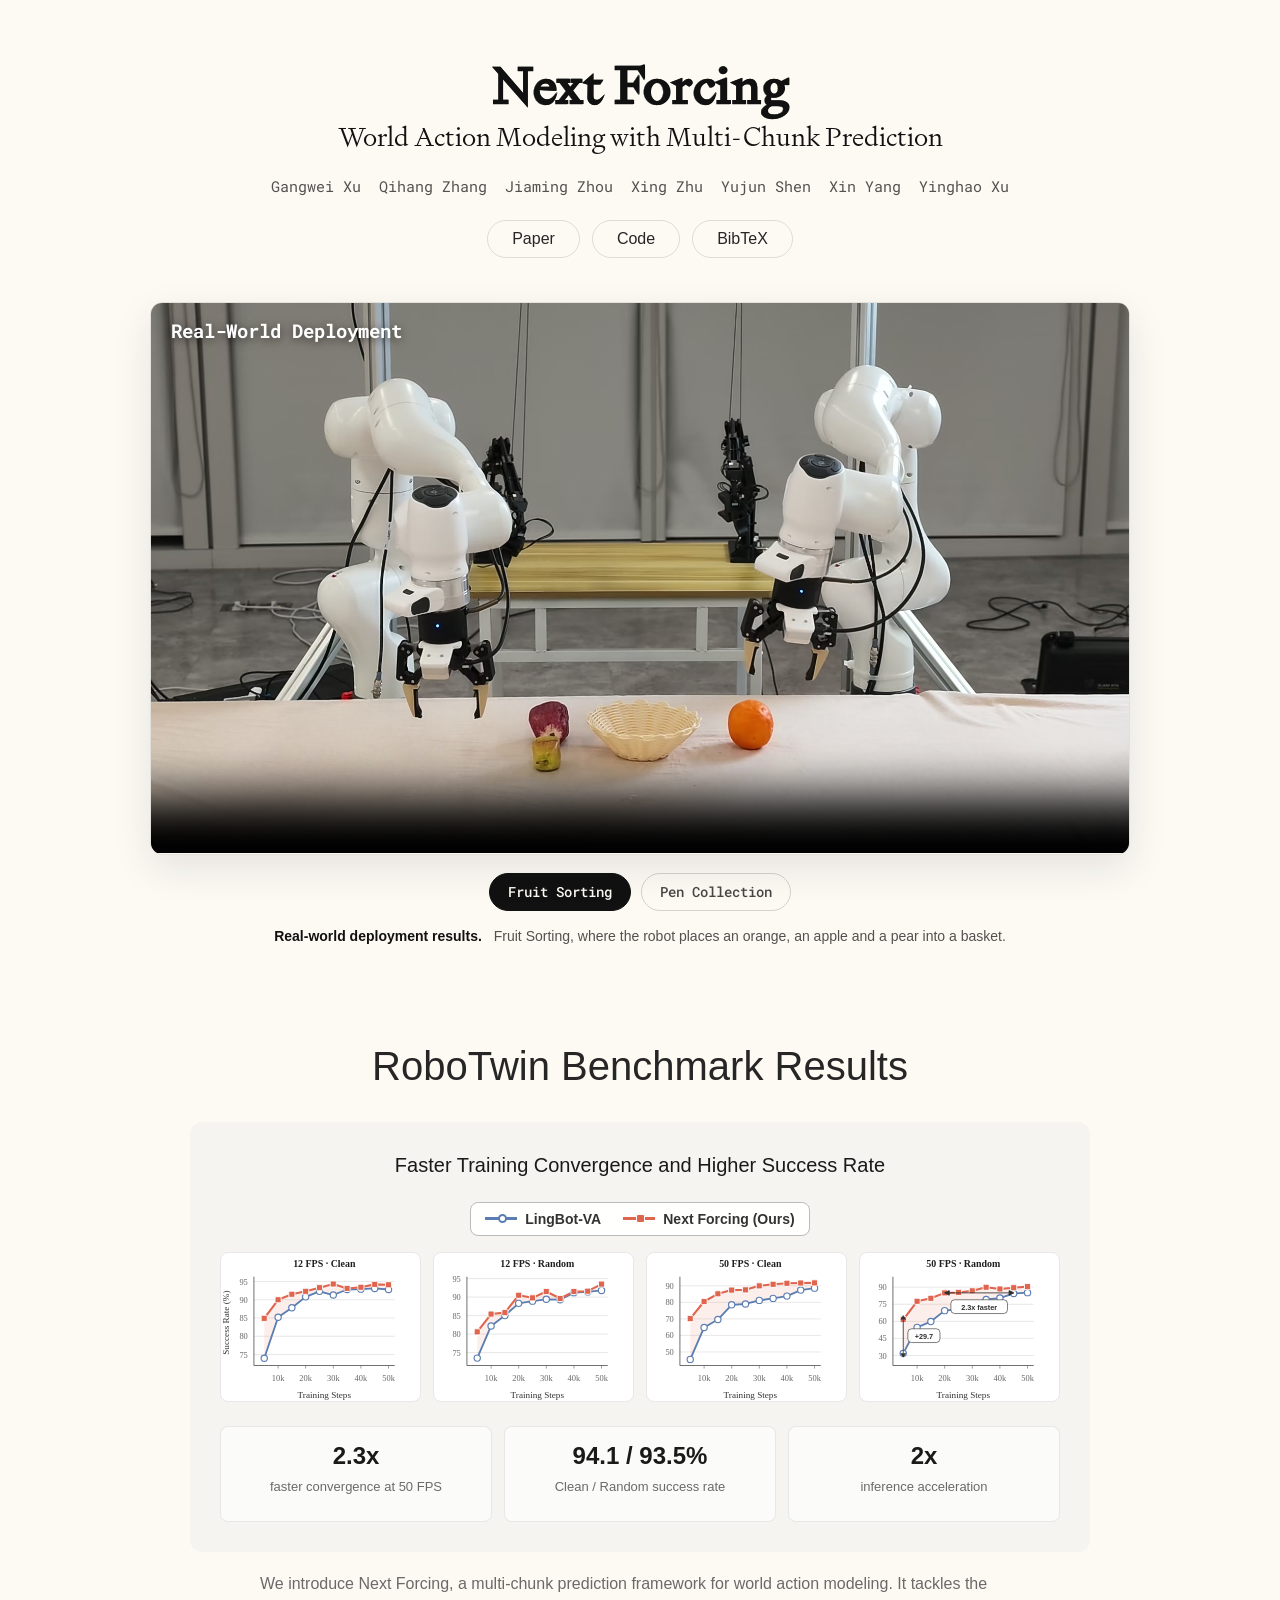
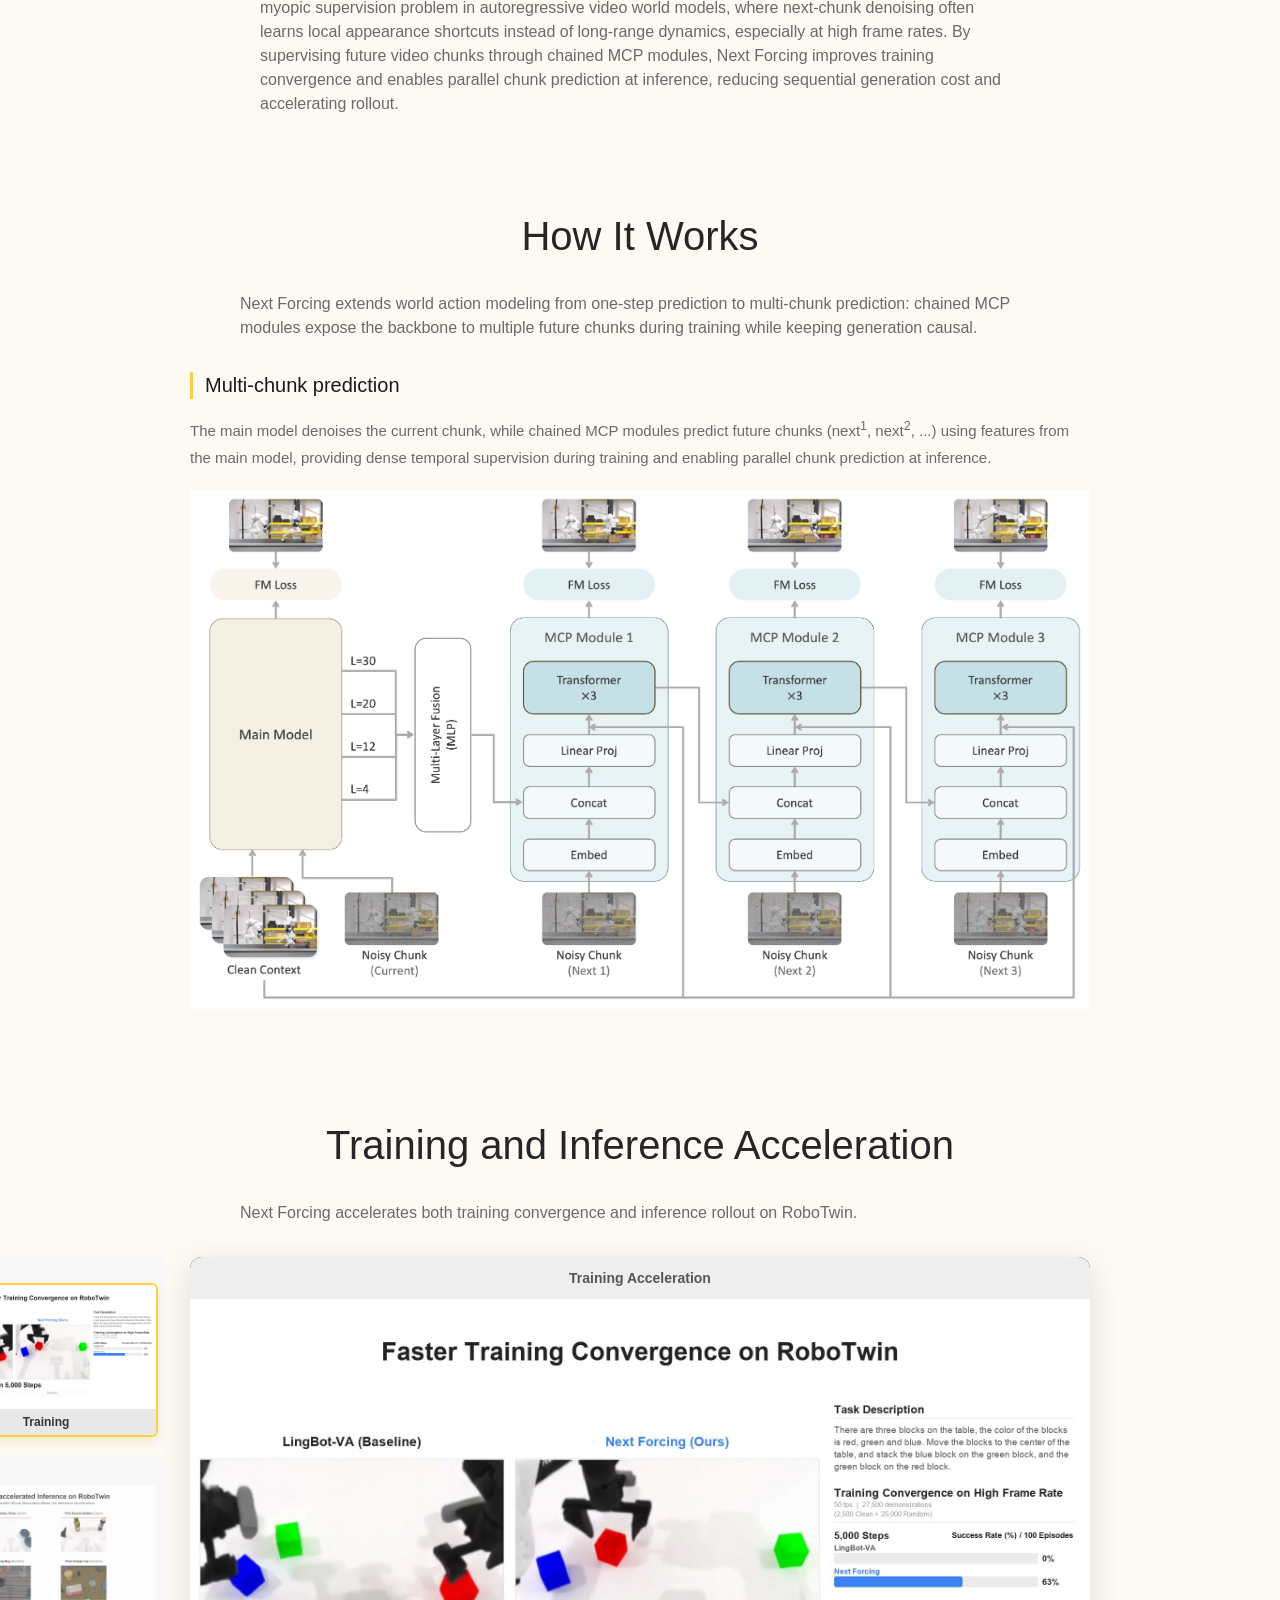
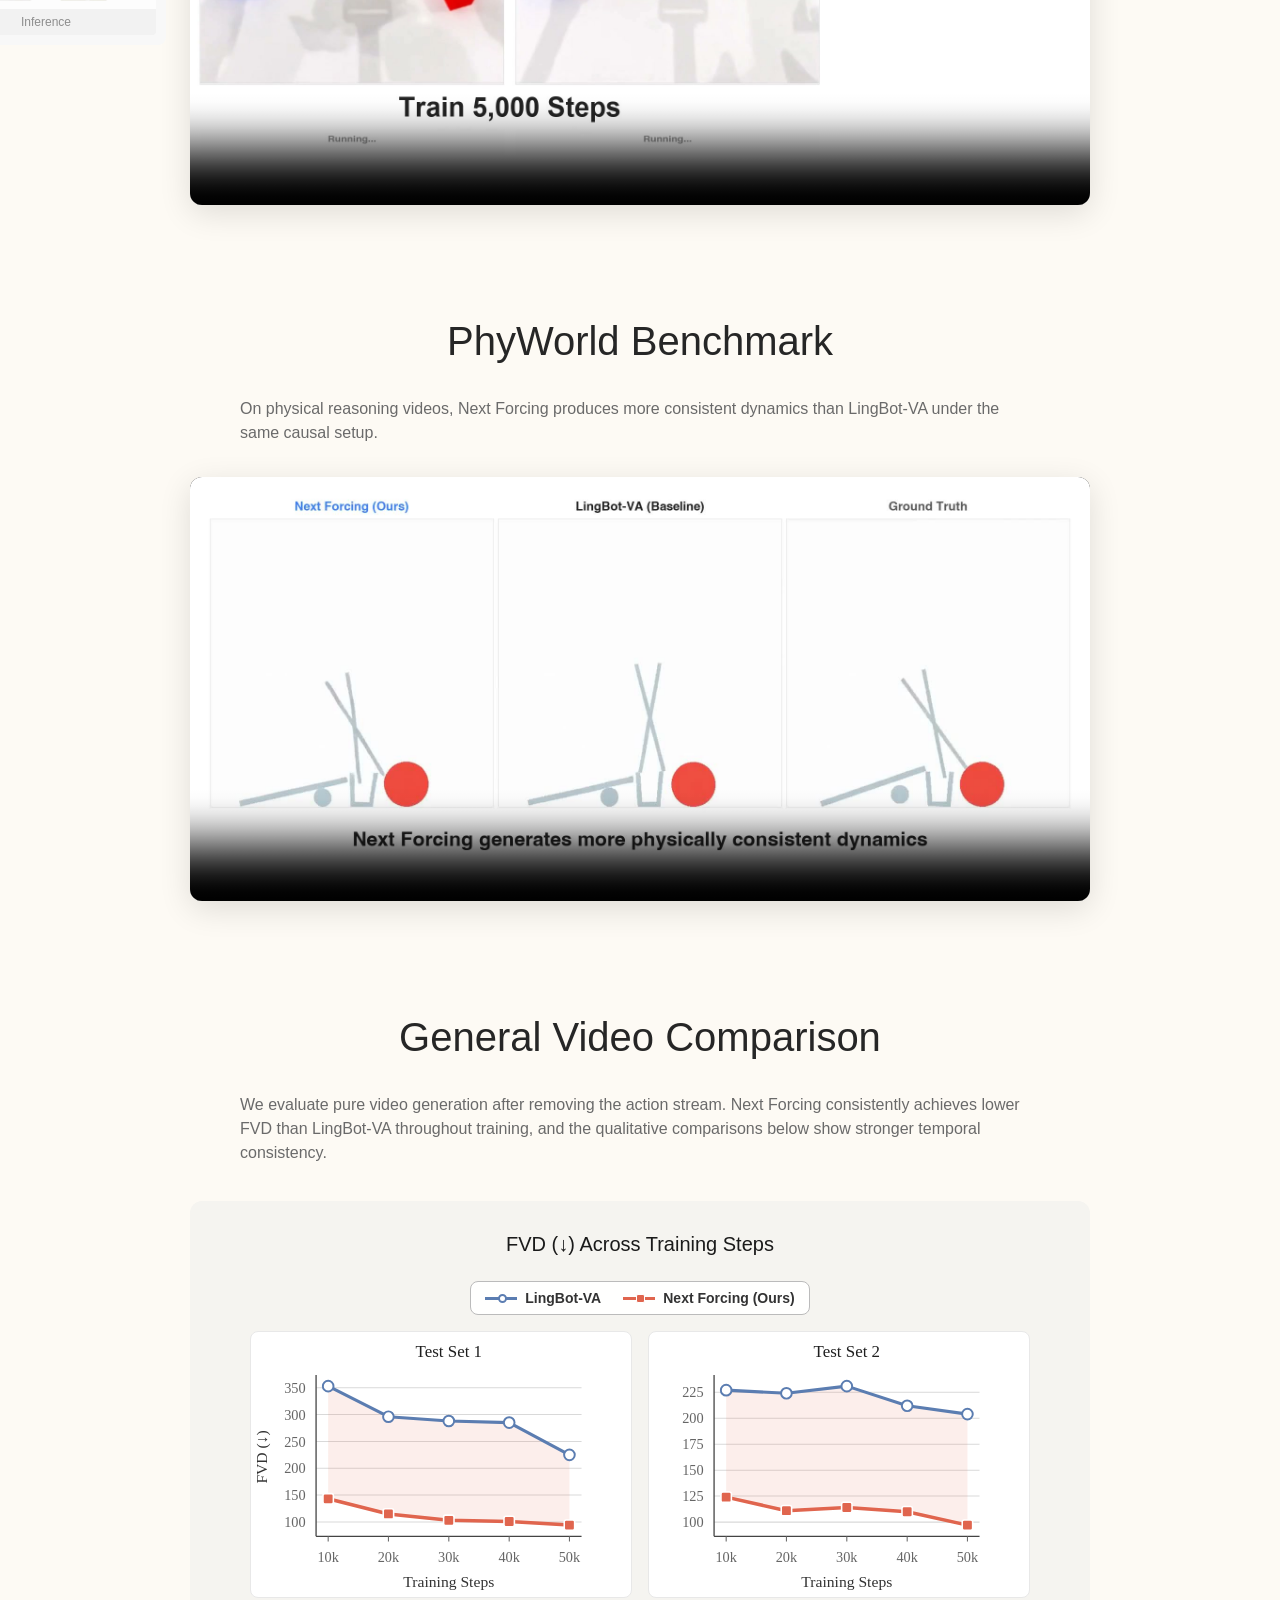
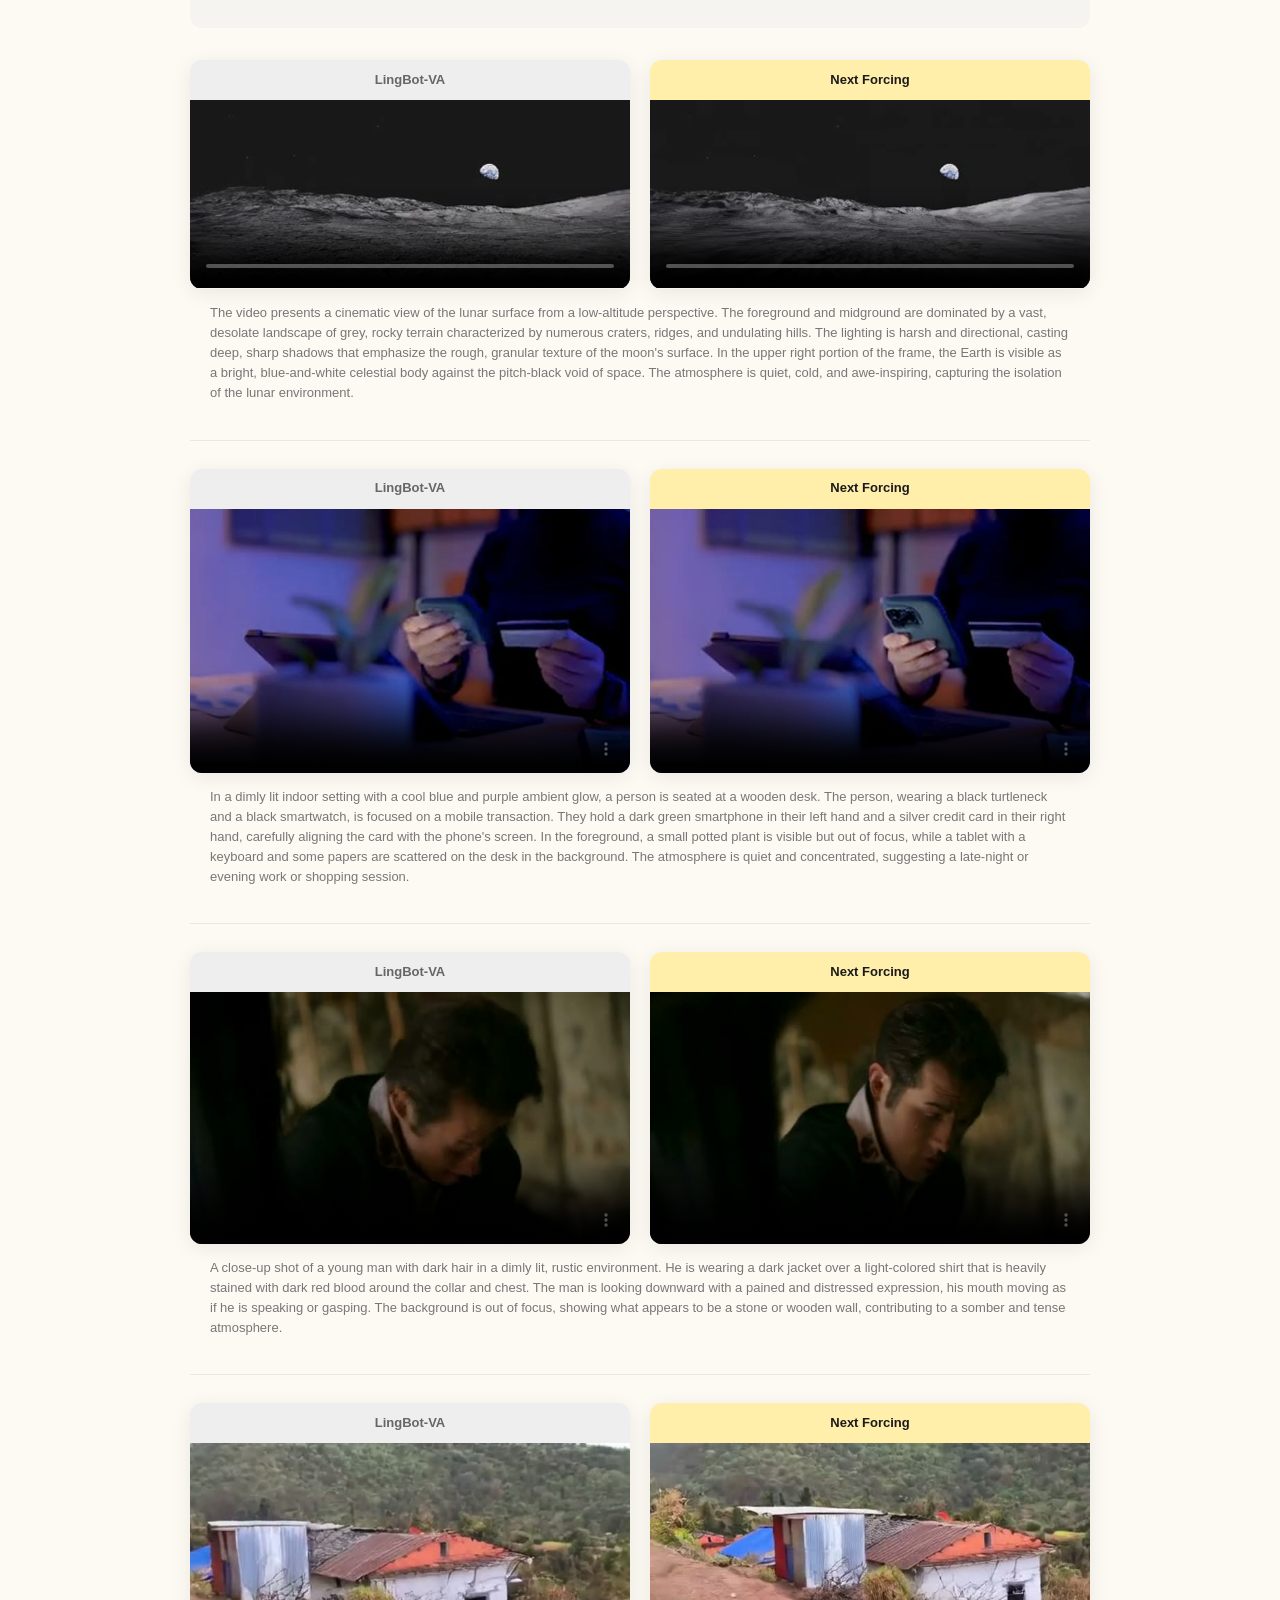
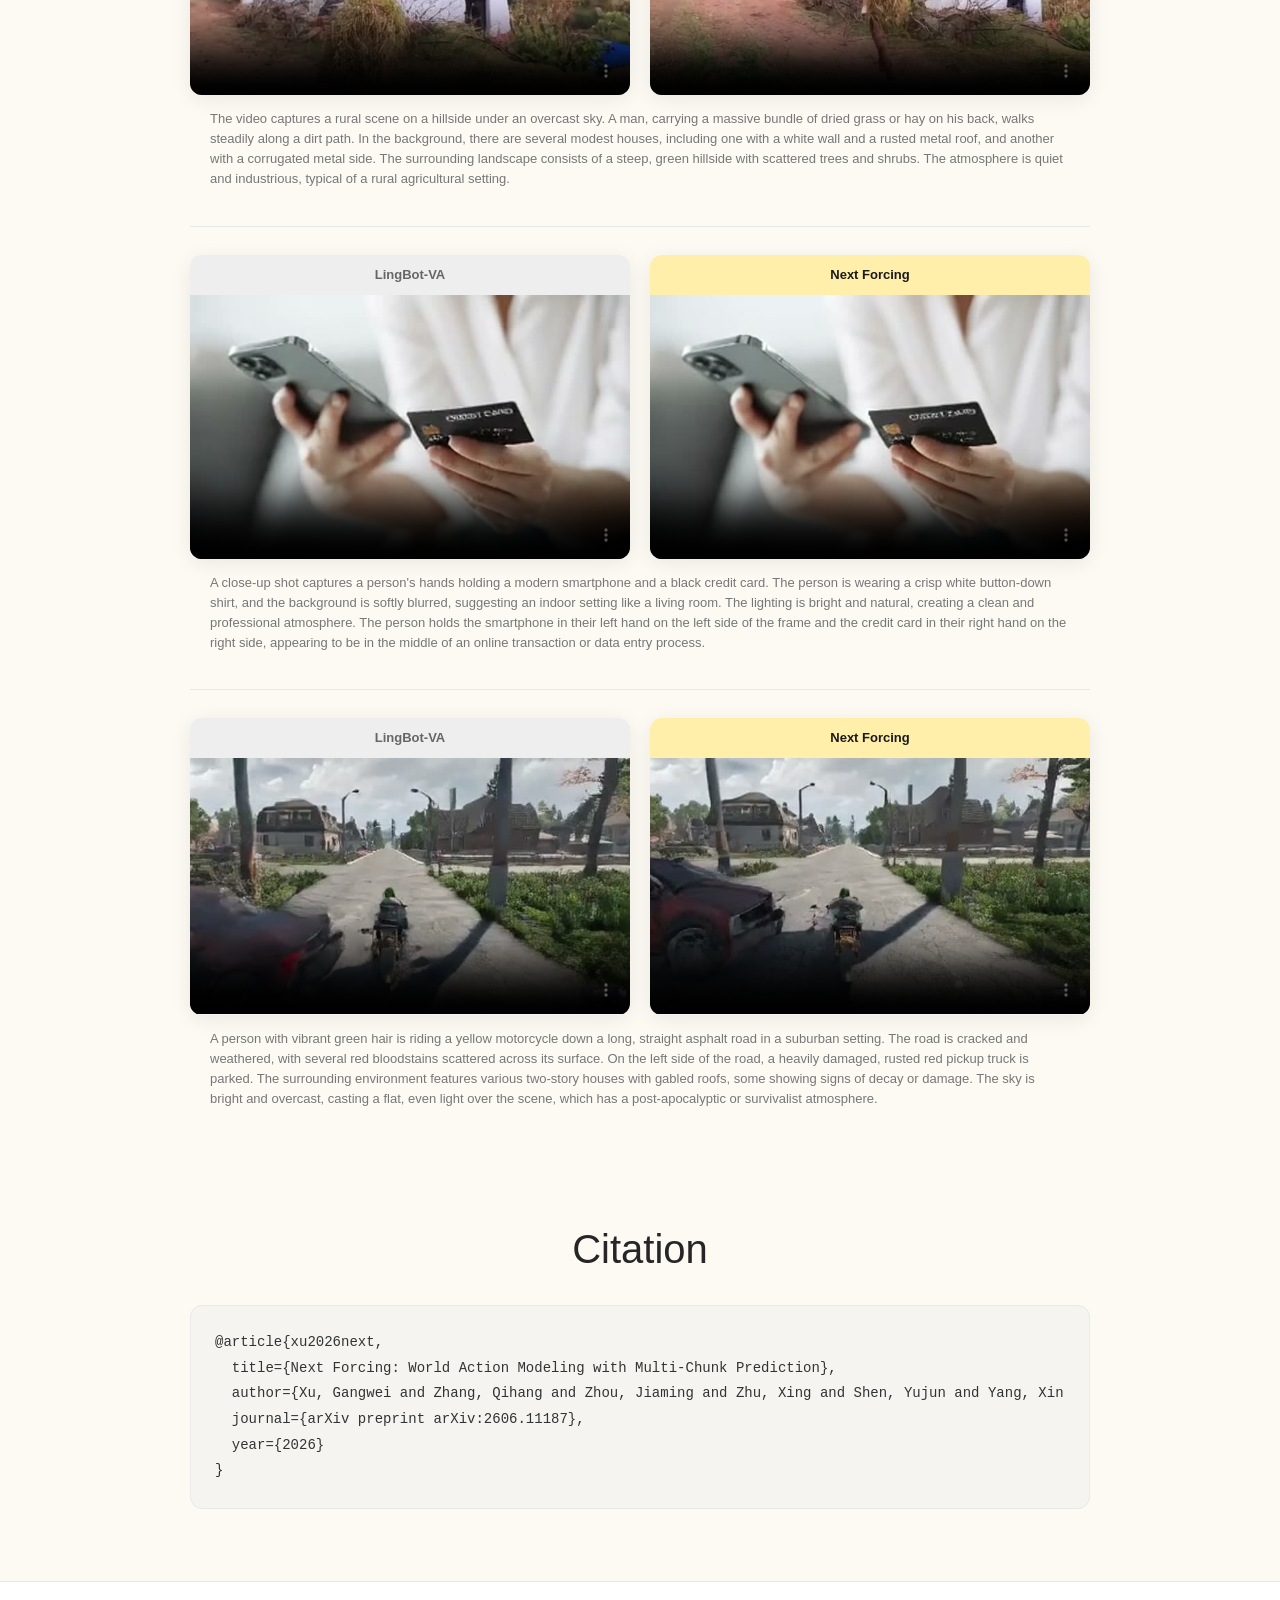
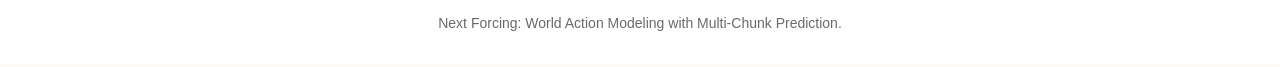
<file: docs/index.html>
<!doctype html>
<html lang="en">
<head>
  <meta charset="utf-8">
  <meta name="viewport" content="width=device-width, initial-scale=1">
  <title>Next Forcing: World Action Modeling with Multi-Chunk Prediction</title>
  <meta name="description" content="Project page for Next Forcing, a multi-chunk prediction framework for world action modeling.">
  <link rel="icon" type="image/png" href="assets/favicon.png?v=2">
  <link rel="apple-touch-icon" href="assets/favicon.png?v=2">
  <link rel="preconnect" href="https://fonts.googleapis.com">
  <link rel="preconnect" href="https://fonts.gstatic.com" crossorigin>
  <link href="https://fonts.googleapis.com/css2?family=Roboto+Mono:wght@300;400;500;600;700&display=swap" rel="stylesheet">
  <link rel="stylesheet" href="styles.css">
</head>
<body>
  <main id="top">
    <section class="hero">
      <div class="hero-shell">
        <div class="hero-copy">
          <h1 class="hero-title" aria-label="Next Forcing: World Action Modeling with Multi-Chunk Prediction">
            <span class="hero-title-main">Next Forcing</span>
            <span class="hero-title-sub">World Action Modeling with Multi-Chunk Prediction</span>
          </h1>
          <p class="hero-authors">
            <a href="https://gangweix.github.io/" target="_blank" rel="noopener noreferrer">Gangwei Xu</a>
            <a href="https://zqh0253.github.io/" target="_blank" rel="noopener noreferrer">Qihang Zhang</a>
            <a href="https://jiaming-zhou.github.io/" target="_blank" rel="noopener noreferrer">Jiaming Zhou</a>
            <a href="https://scholar.google.com/citations?user=Hnh87z4AAAAJ&amp;hl=en" target="_blank" rel="noopener noreferrer">Xing Zhu</a>
            <a href="https://shenyujun.github.io/" target="_blank" rel="noopener noreferrer">Yujun Shen</a>
            <a href="https://sites.google.com/view/xinyang/home" target="_blank" rel="noopener noreferrer">Xin Yang</a>
            <a href="https://justimyhxu.github.io/" target="_blank" rel="noopener noreferrer">Yinghao Xu</a>
          </p>
          <div class="hero-links" aria-label="Project links">
            <a class="nav-button" href="https://arxiv.org/pdf/2606.11187" target="_blank" rel="noopener noreferrer">Paper</a>
            <a class="nav-button" href="https://github.com/gangweix/next-forcing" target="_blank" rel="noopener noreferrer">Code</a>
            <a class="nav-button" href="#citation">BibTeX</a>
          </div>
        </div>
      </div>
    </section>

    <section class="feature-section realworld-section" id="real-world-demos">
      <div class="realworld-demo-shell">
        <figure class="realworld-demo-figure">
          <div class="realworld-video-frame">
            <div class="realworld-video-label">Real-World Deployment</div>
            <video id="realworld-demo-video" controls muted autoplay loop playsinline preload="metadata" poster="assets/posters/fruit_sorting.jpg">
              <source src="assets/videos/fruit_sorting.mp4" type="video/mp4">
            </video>
          </div>
          <figcaption class="realworld-caption">
            <div class="realworld-tabs" role="tablist" aria-label="Real-world demo selector">
              <button class="realworld-tab active" type="button" role="tab" aria-selected="true"
                data-video-src="assets/videos/fruit_sorting.mp4"
                data-video-poster="assets/posters/fruit_sorting.jpg"
                data-demo-description="Fruit Sorting, where the robot places an orange, an apple and a pear into a basket.">
                Fruit Sorting
              </button>
              <button class="realworld-tab" type="button" role="tab" aria-selected="false"
                data-video-src="assets/videos/pen_collection.mp4"
                data-video-poster="assets/posters/pen_collection.jpg"
                data-demo-description="Pen Collection, where the robot sequentially places three pens from the table into a cup.">
                Pen Collection
              </button>
            </div>
            <p>
              <span class="realworld-caption-lead">Real-world deployment results.</span>
              <span id="realworld-task-description">Fruit Sorting, where the robot places an orange, an apple and a pear into a basket.</span>
            </p>
          </figcaption>
        </figure>
      </div>
    </section>

    <section class="feature-section" id="results">
      <h2 class="section-title">RoboTwin Benchmark Results</h2>
      <div class="chart-container">
        <div class="chart-label">Faster Training Convergence and Higher Success Rate</div>
        <div class="native-curves" id="robotwin-curve-chart" role="img" aria-label="Training convergence curves comparing Next Forcing and LingBot-VA on RoboTwin."></div>
        <div class="metric-row" aria-label="RoboTwin summary metrics">
          <div>
            <strong>2.3x</strong>
            <span>faster convergence at 50 FPS</span>
          </div>
          <div>
            <strong>94.1 / 93.5%</strong>
            <span>Clean / Random success rate</span>
          </div>
          <div>
            <strong>2x</strong>
            <span>inference acceleration</span>
          </div>
        </div>
      </div>
      <p class="intro-text">
        We introduce Next Forcing, a multi-chunk prediction framework for world action modeling. It tackles the myopic supervision problem in autoregressive video world models, where next-chunk denoising often learns local appearance shortcuts instead of long-range dynamics, especially at high frame rates. By supervising future video chunks through chained MCP modules, Next Forcing improves training convergence and enables parallel chunk prediction at inference, reducing sequential generation cost and accelerating rollout.
      </p>
    </section>

    <section class="feature-section" id="method">
      <h2 class="section-title">How It Works</h2>
      <p class="section-description">
        Next Forcing extends world action modeling from one-step prediction to multi-chunk prediction: chained MCP modules expose the backbone to multiple future chunks during training while keeping generation causal.
      </p>

      <div class="howitworks-content">
        <div class="howitworks-subsection">
          <h3 class="howitworks-subtitle">Multi-chunk prediction</h3>
          <p class="howitworks-text">
            The main model denoises the current chunk, while chained MCP modules predict future chunks (next<sup>1</sup>, next<sup>2</sup>, ...) using features from the main model, providing dense temporal supervision during training and enabling parallel chunk prediction at inference.
          </p>
          <figure class="method-figure">
            <img src="assets/figures/next-forcing.png" alt="Architecture diagram of Next Forcing with chained multi-chunk prediction modules.">
          </figure>
        </div>
      </div>
    </section>

    <section class="feature-section" id="robotwin-demos">
      <h2 class="section-title">Training and Inference Acceleration</h2>
      <p class="section-description">
        Next Forcing accelerates both training convergence and inference rollout on RoboTwin.
      </p>

      <div class="video-carousel-side" id="robotwin-carousel">
        <div class="carousel-sidebar" aria-label="RoboTwin video selector">
          <div class="sidebar-category">
            <div class="sidebar-category-title">Training</div>
            <button class="sidebar-thumb active" type="button"
              data-video-src="assets/videos/robotwin-training.mp4"
              data-video-poster="assets/posters/robotwin-training.jpg"
              data-main-title="Training Acceleration">
              <video src="assets/videos/robotwin-training.mp4" autoplay loop muted playsinline preload="metadata" poster="assets/posters/robotwin-training.jpg"></video>
              <span class="sidebar-thumb-label">Training</span>
            </button>
          </div>
          <div class="sidebar-category">
            <div class="sidebar-category-title">Inference</div>
            <button class="sidebar-thumb" type="button"
              data-video-src="assets/videos/robotwin-inference.mp4"
              data-video-poster="assets/posters/robotwin-inference.jpg"
              data-main-title="Inference Acceleration">
              <video src="assets/videos/robotwin-inference.mp4" autoplay loop muted playsinline preload="metadata" poster="assets/posters/robotwin-inference.jpg"></video>
              <span class="sidebar-thumb-label">Inference</span>
            </button>
          </div>
        </div>

        <div class="carousel-main-side">
          <div class="video-caption" id="robotwin-main-title">Training Acceleration</div>
          <video id="robotwin-main-video" controls muted autoplay loop playsinline preload="metadata" poster="assets/posters/robotwin-training.jpg">
            <source src="assets/videos/robotwin-training.mp4" type="video/mp4">
          </video>
        </div>
      </div>
    </section>

    <section class="feature-section" id="phyworld">
      <h2 class="section-title">PhyWorld Benchmark</h2>
      <p class="section-description">
        On physical reasoning videos, Next Forcing produces more consistent dynamics than LingBot-VA under the same causal setup.
      </p>
      <div class="single-video-container">
        <video controls muted autoplay loop playsinline preload="metadata" poster="assets/posters/phyworld-benchmark-comparison.jpg">
          <source src="assets/videos/phyworld-benchmark-comparison.mp4" type="video/mp4">
        </video>
      </div>
    </section>

    <section class="feature-section" id="general-video">
      <h2 class="section-title">General Video Comparison</h2>
      <p class="section-description">
        We evaluate pure video generation after removing the action stream. Next Forcing consistently achieves lower FVD than LingBot-VA throughout training, and the qualitative comparisons below show stronger temporal consistency.
      </p>

      <div class="chart-container">
        <div class="chart-label">FVD (&darr;) Across Training Steps</div>
        <div class="native-curves native-curves-fvd" id="fvd-curve-chart" role="img" aria-label="FVD curves on two held-out general video test sets."></div>
      </div>

      <div class="general-comparison-list" id="general-comparison-list" aria-live="polite"></div>
    </section>

    <section class="feature-section citation-section" id="citation">
      <h2 class="section-title">Citation</h2>
      <div class="citation-panel">
        <pre><code>@article{xu2026next,
  title={Next Forcing: World Action Modeling with Multi-Chunk Prediction},
  author={Xu, Gangwei and Zhang, Qihang and Zhou, Jiaming and Zhu, Xing and Shen, Yujun and Yang, Xin and Xu, Yinghao},
  journal={arXiv preprint arXiv:2606.11187},
  year={2026}
}</code></pre>
      </div>
    </section>
  </main>

  <footer class="footer">
    <p>Next Forcing: World Action Modeling with Multi-Chunk Prediction.</p>
  </footer>

  <script src="script.js"></script>
</body>
</html>
</file>
<file: docs/styles.css>
@font-face {
  font-family: "ProjectSerif";
  src: url("assets/fonts/project-serif.woff2") format("woff2");
  font-display: swap;
  font-weight: 400;
}

:root {
  --page: rgb(253, 250, 244);
  --surface: #ffffff;
  --soft: #f5f4f0;
  --soft-2: #f8f8f8;
  --text: #262626;
  --muted: #6a6a6a;
  --line: rgba(0, 0, 0, 0.12);
  --line-soft: #e8e8e8;
  --yellow: #ffce44;
  --green: #5fbf6f;
  --shadow: 0 8px 32px rgba(0, 0, 0, 0.12);
}

* {
  box-sizing: border-box;
}

html {
  scroll-behavior: smooth;
}

body {
  margin: 0;
  background: var(--page);
  color: var(--text);
  font: 16px/1.6 -apple-system, BlinkMacSystemFont, "Segoe UI", Roboto, Helvetica, Arial, sans-serif;
  letter-spacing: 0;
}

img,
video {
  max-width: 100%;
}

button,
a {
  -webkit-tap-highlight-color: transparent;
}

button {
  font: inherit;
}

a {
  color: inherit;
}

.hero {
  display: flex;
  align-items: center;
  justify-content: center;
  padding: 58px 32px 18px;
  background: var(--page);
}

.hero-shell {
  width: min(1180px, 100%);
  display: flex;
  flex-direction: column;
  align-items: center;
}

.hero-copy {
  width: 100%;
  max-width: 980px;
  text-align: center;
}

h1,
h2,
h3,
p,
figure {
  margin: 0;
}

h1 {
  margin: 0;
}

.hero-title {
  max-width: 980px;
  margin: 0 auto;
  color: #111;
  font-family: "ProjectSerif", Georgia, serif;
  font-weight: 400;
  line-height: 1.12;
  letter-spacing: 0;
  overflow-wrap: normal;
  word-break: normal;
}

.hero-title-main,
.hero-title-sub {
  display: block;
}

.hero-title-main {
  display: block;
  font-size: clamp(34px, 4vw, 54px);
  font-weight: 900;
  line-height: 1.12;
  letter-spacing: 0.025em;
  -webkit-text-stroke: 0.3px currentColor;
  text-shadow: 0.012em 0 0 currentColor;
  white-space: nowrap;
}

.hero-title-sub {
  display: block;
  margin-top: 8px;
  color: #111;
  font-size: clamp(20px, 2.08vw, 35px);
  font-weight: 400;
  line-height: 1.12;
  white-space: nowrap;
}

.hero-authors {
  display: flex;
  flex-wrap: wrap;
  justify-content: center;
  gap: 4px 18px;
  max-width: 980px;
  margin: 22px auto 0;
  color: rgba(0, 0, 0, 0.68);
  font-family: "Roboto Mono", "SFMono-Regular", Consolas, "Liberation Mono", Menlo, monospace;
  font-size: 15px;
  line-height: 1.55;
}

.hero-authors a {
  color: rgba(0, 0, 0, 0.68);
  text-decoration: none;
}

.hero-authors a:hover,
.hero-authors a:focus-visible {
  color: #111;
  text-decoration: underline;
  text-underline-offset: 3px;
}

.hero-links {
  display: flex;
  flex-wrap: wrap;
  justify-content: center;
  gap: 12px;
  margin: 22px auto 0;
}

.nav-button {
  min-height: 38px;
  display: inline-flex;
  align-items: center;
  justify-content: center;
  padding: 8px 24px;
  border: 1px solid var(--line);
  border-radius: 999px;
  background: transparent;
  color: var(--text);
  font-size: 16px;
  font-weight: 400;
  line-height: 1;
  text-decoration: none;
  transition: background 0.25s ease, border-color 0.25s ease, color 0.25s ease;
}

.nav-button:hover,
.nav-button:focus-visible {
  background: #eff1f9;
  border-color: transparent;
  outline: none;
}

.nav-button.disabled {
  color: #8b8b8b;
  cursor: default;
  pointer-events: none;
}


.feature-section.realworld-section {
  padding-top: 26px;
  padding-bottom: 44px;
}


.realworld-demo-shell {
  max-width: 980px;
  margin: 0 auto;
}

.realworld-tabs {
  display: flex;
  flex-wrap: wrap;
  justify-content: center;
  gap: 10px;
  margin-bottom: 14px;
}

.realworld-tab {
  min-height: 38px;
  padding: 8px 18px;
  border: 1px solid rgba(0, 0, 0, 0.16);
  border-radius: 999px;
  background: transparent;
  color: rgba(0, 0, 0, 0.72);
  font-family: "Roboto Mono", "SFMono-Regular", Consolas, "Liberation Mono", Menlo, monospace;
  font-size: 14px;
  font-weight: 500;
  line-height: 1;
  cursor: pointer;
  transition: background 0.2s ease, border-color 0.2s ease, color 0.2s ease;
}

.realworld-tab:hover,
.realworld-tab:focus-visible {
  border-color: #111;
  color: #111;
  outline: none;
}

.realworld-tab.active {
  border-color: #111;
  background: #111;
  color: rgb(253, 250, 244);
}

.realworld-demo-figure {
  margin: 0;
}

.realworld-video-frame {
  position: relative;
  overflow: hidden;
  border: 1px solid rgba(0, 0, 0, 0.1);
  border-radius: 12px;
  background: transparent;
  box-shadow: 0 14px 38px rgba(20, 28, 38, 0.1);
}

.realworld-video-frame video {
  width: 100%;
  aspect-ratio: 16 / 9;
  display: block;
  object-fit: cover;
  background: transparent;
}

.realworld-video-label {
  position: absolute;
  top: 18px;
  left: 20px;
  z-index: 2;
  color: #fff;
  font-family: "Roboto Mono", "SFMono-Regular", Consolas, "Liberation Mono", Menlo, monospace;
  font-size: clamp(15px, 1.45vw, 20px);
  font-weight: 700;
  line-height: 1.15;
  letter-spacing: 0;
  text-shadow: 0 2px 10px rgba(0, 0, 0, 0.58);
  pointer-events: none;
}

.realworld-caption {
  max-width: 900px;
  margin: 18px auto 0;
  color: rgba(0, 0, 0, 0.68);
  font-size: 14px;
  line-height: 1.65;
  text-align: center;
}

.realworld-caption p {
  margin: 0;
  text-align: center;
}

.realworld-caption-lead {
  color: #111;
  font-weight: 600;
}

.realworld-caption strong {
  color: #111;
  font-weight: 600;
}

.realworld-caption p span + span {
  margin-left: 8px;
}

.single-video-container video,
.video-comparison-item video {
  width: 100%;
  display: block;
}

.intro-text {
  max-width: 800px;
  margin: 0 auto;
  padding: 0 20px;
  color: var(--muted);
  font-size: 16px;
  line-height: 24px;
  text-align: left;
}

#results .intro-text {
  margin-top: 20px;
}

#results {
  padding-top: 46px;
  padding-bottom: 48px;
}

#method {
  padding-top: 44px;
}

#robotwin-demos,
#phyworld,
#general-video {
  padding-top: 52px;
}

.feature-section {
  max-width: 1400px;
  margin: 0 auto;
  padding: 56px 20px;
}

.section-title {
  margin-bottom: 28px;
  color: var(--text);
  font-size: clamp(28px, 4vw, 40px);
  font-weight: 500;
  line-height: 1.4;
  text-align: center;
}

.section-description {
  max-width: 800px;
  margin: 0 auto 32px;
  color: var(--muted);
  font-size: 16px;
  line-height: 24px;
  text-align: left;
}

.video-carousel-side {
  position: relative;
  max-width: 900px;
  margin: 0 auto;
}

.carousel-sidebar {
  position: absolute;
  right: calc(100% + 24px);
  top: 0;
  width: 240px;
  display: flex;
  flex-direction: column;
  gap: 12px;
}

.sidebar-category {
  padding: 8px;
  border-radius: 8px;
  background: var(--soft-2);
}

.sidebar-category-title {
  margin-bottom: 6px;
  color: var(--muted);
  font-size: 10px;
  font-weight: 500;
  letter-spacing: 0.03em;
  line-height: 1.2;
  text-transform: uppercase;
}

.sidebar-thumb {
  width: 100%;
  display: block;
  overflow: hidden;
  padding: 0;
  border: 2px solid transparent;
  border-radius: 6px;
  background: transparent;
  cursor: pointer;
  opacity: 0.72;
  text-align: inherit;
  transition: border-color 0.25s ease, opacity 0.25s ease, transform 0.25s ease, box-shadow 0.25s ease;
}

.sidebar-thumb:hover,
.sidebar-thumb:focus-visible {
  opacity: 0.95;
  outline: none;
  transform: scale(1.01);
}

.sidebar-thumb.active {
  border-color: var(--yellow);
  opacity: 1;
  box-shadow: 0 4px 12px rgba(255, 206, 68, 0.3);
}

.sidebar-thumb video {
  width: 100%;
  aspect-ratio: 16 / 9;
  display: block;
  object-fit: cover;
  pointer-events: none;
}

.sidebar-thumb-label {
  display: block;
  padding: 6px 4px;
  background: #f0f0f0;
  color: #666;
  font-size: 12px;
  line-height: 1.2;
  text-align: center;
  white-space: nowrap;
}

.sidebar-thumb.active .sidebar-thumb-label {
  background: #e8e8e8;
  color: #333;
  font-weight: 600;
}

.carousel-main-side,
.single-video-container {
  overflow: hidden;
  border-radius: 12px;
  background: #1a1a1a;
  box-shadow: var(--shadow);
}

.carousel-main-side video {
  width: 100%;
  aspect-ratio: 16 / 9;
  display: block;
  object-fit: cover;
}

.video-caption {
  min-height: 42px;
  display: flex;
  align-items: center;
  justify-content: center;
  padding: 8px 16px;
  background: #eee;
  color: #555;
  font-size: 14px;
  font-weight: 600;
  line-height: 1.35;
  text-align: center;
}

.single-video-container {
  max-width: 900px;
  margin: 0 auto;
}

.single-video-container video {
  height: auto;
  aspect-ratio: auto;
  object-fit: contain;
}

.chart-container {
  max-width: 900px;
  margin: 36px auto 0;
  padding: 30px;
  border-radius: 12px;
  background: var(--soft);
}

#results .chart-container {
  margin-top: 0;
}

.chart-label {
  margin-bottom: 24px;
  color: #1a1a1a;
  font-size: 20px;
  font-weight: 500;
  line-height: 1.3;
  text-align: center;
}

.chart-figure {
  overflow: hidden;
  border-radius: 8px;
  background: #fff;
}

.chart-figure.narrow {
  max-width: 760px;
  margin: 0 auto;
}

.chart-figure img {
  width: 100%;
  display: block;
}

.native-curves {
  display: grid;
  gap: 16px;
}

.curve-top-legend {
  justify-self: center;
  display: flex;
  align-items: center;
  justify-content: center;
  flex-wrap: wrap;
  gap: 22px;
  padding: 8px 14px;
  border: 1px solid #bbb;
  border-radius: 8px;
  background: rgba(255, 255, 255, 0.96);
  color: #333;
  font: 700 14px -apple-system, BlinkMacSystemFont, "Segoe UI", sans-serif;
}

.curve-top-legend span {
  position: relative;
  display: inline-flex;
  align-items: center;
  gap: 8px;
}

.legend-line {
  width: 32px;
  height: 0;
  display: inline-block;
  border-top: 3px solid;
}

.legend-line-base {
  border-color: #5b7db1;
}

.legend-line-ours {
  border-color: #e0654e;
}

.legend-dot {
  position: absolute;
  left: 13px;
  width: 9px;
  height: 9px;
  background: #fff;
}

.legend-dot-base {
  border: 2px solid #5b7db1;
  border-radius: 50%;
}

.legend-dot-ours {
  border: 1.5px solid #fff;
  border-radius: 2px;
  background: #e0654e;
}

.curve-panel-grid {
  display: grid;
  grid-template-columns: repeat(4, minmax(0, 1fr));
  gap: 12px;
}

.native-curves-fvd {
  max-width: 780px;
  margin: 0 auto;
}

.native-curves-fvd .curve-panel-grid {
  grid-template-columns: repeat(2, minmax(0, 1fr));
  gap: 16px;
}

.curve-panel {
  width: 100%;
  display: block;
  overflow: visible;
  border: 1px solid var(--line-soft);
  border-radius: 8px;
  background: #fff;
  color: #333;
  font-family: Georgia, "Times New Roman", serif;
}

.curve-title {
  fill: #1f1f1f;
  font-size: 13px;
  font-weight: 700;
  text-anchor: middle;
}

.fvd-curve-title {
  font-weight: 500;
}

.curve-grid-line {
  stroke: #d9d9d9;
  stroke-width: 0.8;
}

.curve-axis {
  stroke: #444;
  stroke-width: 1;
}

.curve-x-tick {
  stroke: #666;
  stroke-width: 0.8;
}

.curve-y-tick {
  fill: #666;
  font-size: 11px;
  text-anchor: end;
}

.curve-x-label {
  fill: #666;
  font-size: 11px;
  text-anchor: middle;
}

.curve-axis-label-x,
.curve-axis-label-y {
  fill: #333;
  font-size: 12px;
  text-anchor: middle;
}

.curve-gap {
  fill: rgba(224, 101, 78, 0.11);
}

.curve-line-base,
.curve-line-ours {
  fill: none;
  stroke-linecap: round;
  stroke-linejoin: round;
}

.curve-line-base {
  stroke: #5b7db1;
  stroke-width: 2.4;
}

.curve-line-ours {
  stroke: #e0654e;
  stroke-width: 2.7;
}

.curve-marker-base {
  fill: #fff;
  stroke: #5b7db1;
  stroke-width: 1.5;
}

.curve-marker-ours {
  fill: #e0654e;
  stroke: #fff;
  stroke-width: 1.2;
}

.curve-annotation line,
.curve-annotation path {
  fill: #2f2f2f;
  stroke: #2f2f2f;
  stroke-width: 1.1;
}

.curve-annotation rect {
  fill: rgba(255, 255, 255, 0.96);
  stroke: #2f2f2f;
  stroke-width: 0.8;
}

.curve-annotation text {
  fill: #2f2f2f;
  font: 700 9.5px -apple-system, BlinkMacSystemFont, "Segoe UI", sans-serif;
  text-anchor: middle;
}

.metric-row {
  display: grid;
  grid-template-columns: repeat(3, minmax(0, 1fr));
  gap: 12px;
  margin-top: 24px;
}

.metric-row div {
  min-height: 96px;
  padding: 16px;
  border: 1px solid rgba(0, 0, 0, 0.08);
  border-radius: 8px;
  background: rgba(255, 255, 255, 0.62);
  text-align: center;
}

.metric-row strong {
  display: block;
  color: #1a1a1a;
  font-size: 24px;
  font-weight: 600;
  line-height: 1.1;
  font-variant-numeric: tabular-nums;
}

.metric-row span {
  display: block;
  margin-top: 8px;
  color: var(--muted);
  font-size: 13px;
  line-height: 1.35;
}

.howitworks-content {
  max-width: 900px;
  margin: 0 auto;
}

.howitworks-subsection {
  margin-bottom: 42px;
}

.howitworks-subsection:last-child {
  margin-bottom: 0;
}

.howitworks-subtitle {
  margin-bottom: 16px;
  padding-left: 12px;
  border-left: 3px solid var(--yellow);
  color: #1a1a1a;
  font-size: 20px;
  font-weight: 500;
  line-height: 1.35;
}

.howitworks-text {
  margin-bottom: 18px;
  color: var(--muted);
  font-size: 15px;
  line-height: 1.8;
}

.method-figure {
  overflow: hidden;
  border-radius: 0;
  background: transparent;
}

.method-figure img {
  width: 100%;
  display: block;
}

.general-comparison-list {
  max-width: 900px;
  margin: 32px auto 0;
  display: grid;
  gap: 36px;
}

.general-case {
  padding-top: 28px;
  border-top: 1px solid var(--line-soft);
}

.general-case:first-child {
  padding-top: 0;
  border-top: 0;
}

.video-comparison {
  display: flex;
  gap: 20px;
}

.video-comparison-item {
  flex: 1;
  overflow: hidden;
  border-radius: 12px;
  background: #f5f5f5;
  box-shadow: 0 4px 20px rgba(0, 0, 0, 0.08);
}

.video-comparison-label {
  min-height: 40px;
  display: flex;
  align-items: center;
  justify-content: center;
  padding: 6px 16px;
  background: #eee;
  color: #666;
  font-size: 13px;
  font-weight: 600;
  line-height: 1.25;
  text-align: center;
}

.video-comparison-label.ours-label {
  background: #ffefaa;
  color: #1a1a1a;
}

.video-comparison-item video {
  height: auto;
  aspect-ratio: auto;
  object-fit: contain;
}

.prompt-text {
  max-width: 860px;
  margin: 14px auto 0;
  color: #777;
  font-size: 13px;
  line-height: 1.55;
  text-align: left;
}

.citation-section {
  padding-bottom: 72px;
}

.citation-panel {
  max-width: 900px;
  margin: 0 auto;
  padding: 24px;
  overflow: hidden;
  border: 1px solid var(--line-soft);
  border-radius: 12px;
  background: var(--soft);
}

.citation-panel pre {
  margin: 0;
  overflow-x: auto;
}

.citation-panel code {
  color: #333;
  font: 14px/1.65 "SFMono-Regular", Consolas, "Liberation Mono", Menlo, monospace;
  white-space: pre;
}

.footer {
  padding: 30px 20px;
  border-top: 1px solid var(--line-soft);
  background: var(--surface);
  color: var(--muted);
  font-size: 14px;
  text-align: center;
}

@media (max-width: 1200px) {
  .video-carousel-side {
    max-width: 700px;
  }

  .carousel-sidebar {
    position: static;
    width: 100%;
    flex-direction: row;
    flex-wrap: wrap;
    justify-content: center;
    gap: 15px;
    margin-bottom: 20px;
  }

  .sidebar-category {
    flex: 0 1 250px;
  }
}

@media (max-width: 768px) {
  .hero {
    padding: 36px 20px 18px;
  }

  .hero-title-sub {
    white-space: normal;
  }

  .hero-links {
    gap: 10px;
    margin-bottom: 0;
  }

  .nav-button {
    min-height: 42px;
    padding: 12px 18px;
    font-size: 14px;
  }

  .intro-text {
    margin-top: 0;
    font-size: 14px;
  }

  .feature-section.realworld-section {
    padding-top: 22px;
    padding-bottom: 38px;
  }

  .realworld-tabs {
    justify-content: flex-start;
    overflow-x: auto;
    padding-bottom: 4px;
    -webkit-overflow-scrolling: touch;
  }

  .realworld-tab {
    flex: 0 0 auto;
  }

  .realworld-caption {
    font-size: 13px;
  }

  .realworld-caption p span + span {
    margin-left: 8px;
    margin-top: 0;
  }


  .feature-section {
    padding: 44px 20px;
  }

  #results,
  #method,
  #robotwin-demos,
  #phyworld,
  #general-video {
    padding-top: 38px;
  }

  .section-title {
    margin-bottom: 24px;
    line-height: 1.25;
  }

  .section-description {
    margin-bottom: 30px;
    font-size: 14px;
  }

  .carousel-sidebar {
    flex-wrap: nowrap;
    justify-content: flex-start;
    overflow-x: auto;
    padding-bottom: 8px;
    -webkit-overflow-scrolling: touch;
  }

  .sidebar-category {
    flex: 0 0 170px;
    padding: 10px;
    border: 1px solid #eee;
    background: #fff;
  }

  .chart-container {
    margin-top: 36px;
    padding: 20px;
  }

  .curve-panel-grid {
    grid-template-columns: repeat(2, minmax(0, 1fr));
  }

  .metric-row {
    grid-template-columns: 1fr;
  }

  .video-comparison {
    flex-direction: column;
  }

  .prompt-text {
    font-size: 12px;
  }
}

@media (max-width: 520px) {
  .hero {
    padding-left: 14px;
    padding-right: 14px;
  }

  .hero-authors {
    font-size: 14px;
    gap: 3px 12px;
  }

  .hero-links {
    width: 100%;
  }

  .nav-button {
    flex: 1 1 120px;
  }

  .feature-section {
    padding-left: 14px;
    padding-right: 14px;
  }

  .chart-container {
    padding: 16px;
  }

  .curve-panel-grid {
    grid-template-columns: 1fr;
  }

  .native-curves-fvd .curve-panel-grid {
    grid-template-columns: 1fr;
  }

  .citation-panel {
    padding: 18px;
  }

  .method-figure {
    overflow-x: auto;
    -webkit-overflow-scrolling: touch;
  }

  .method-figure img {
    width: 680px;
    max-width: none;
  }
}
</file>
